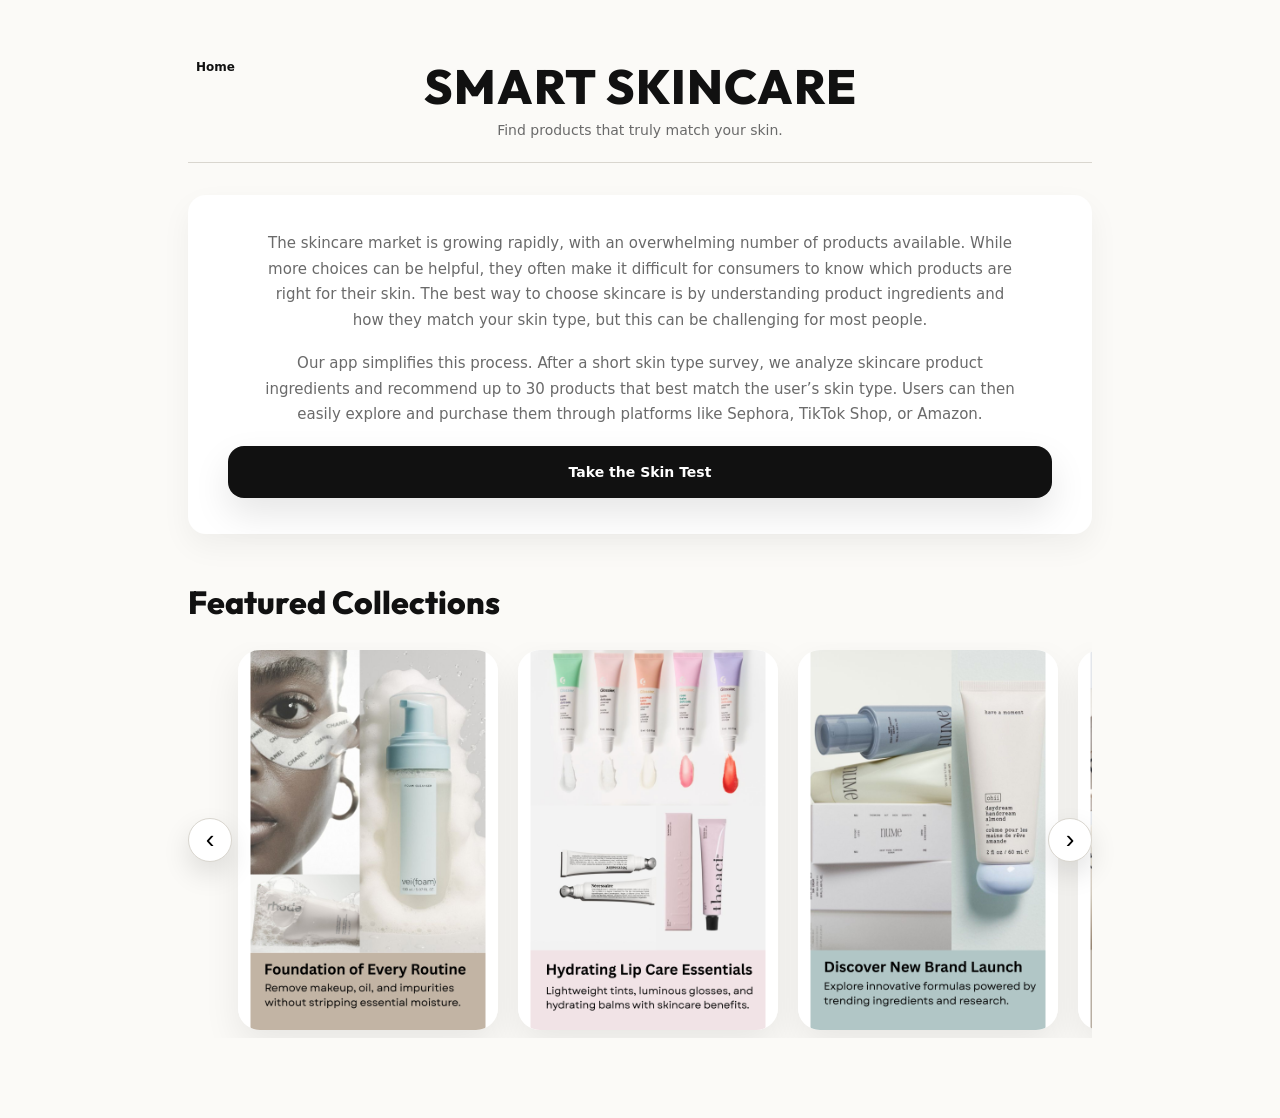
<file: index.html>
<!DOCTYPE html>
<html lang="en">
<head>
  <meta charset="UTF-8" />
  <meta http-equiv="refresh" content="0; url=smart_skincare/templates/index.html" />
  <title>Smart Skincare</title>
  <script>window.location.href = "smart_skincare/templates/index.html";</script>
</head>
<body>
  <p>Redirecting to <a href="smart_skincare/templates/index.html">Smart Skincare</a>...</p>
</body>
</html>
</file>
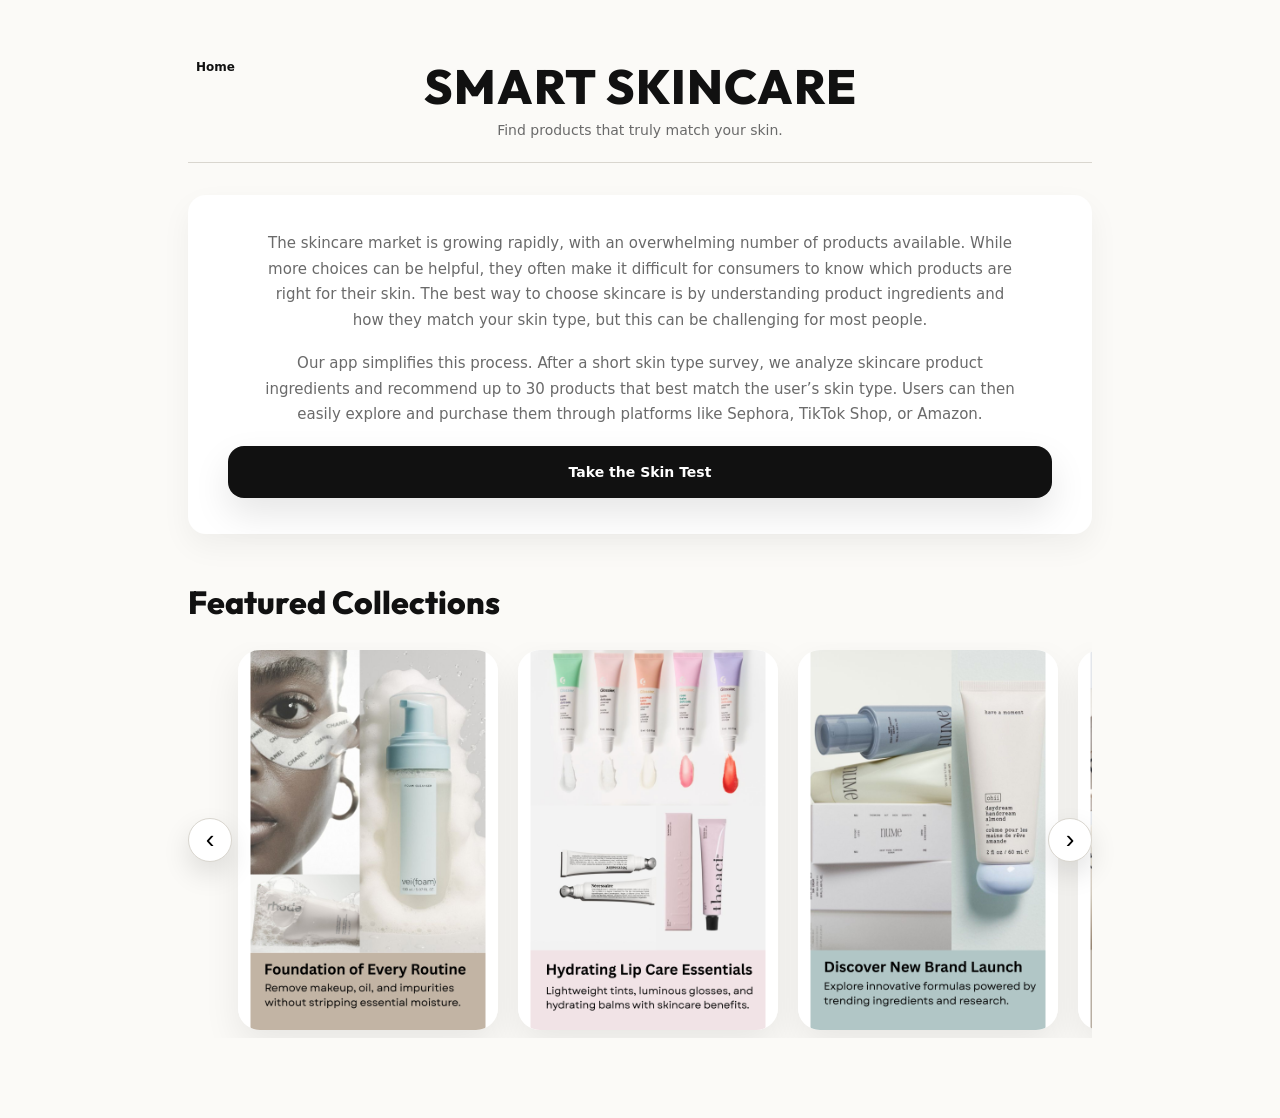
<file: templates/index.html>
<!doctype html>
<html lang="en">
<head>
  <meta charset="UTF-8" />
  <meta name="viewport" content="width=device-width, initial-scale=1.0" />
  <title>Smart Skincare - Home</title>

  <link href="https://fonts.googleapis.com/css2?family=Playfair+Display:wght@600;700;800&family=Outfit:wght@400;600;700;800&display=swap" rel="stylesheet">
  <link rel="stylesheet" href="/static/styles.css" />
</head>

<body>
  <main class="page">

    <header class="topbar">
      <div class="nav-left">
        <a class="nav-link" href="index.html">Home</a>
      </div>

      <div class="brand-block">
        <h1 class="brand-title">SMART SKINCARE</h1>
        <p class="brand-subtitle">Find products that truly match your skin.</p>
      </div>
    </header>

    <hr class="divider" />

    <section class="home-cta">
      <p class="home-cta-text">
        The skincare market is growing rapidly, with an overwhelming number of products available. 
        While more choices can be helpful, they often make it difficult for consumers to know which 
        products are right for their skin. The best way to choose skincare is by understanding product 
        ingredients and how they match your skin type, but this can be challenging for most people.
      </p>

      <p class="home-cta-text">
        Our app simplifies this process. After a short skin type survey, we analyze skincare product 
        ingredients and recommend up to 30 products that best match the user’s skin type. Users can 
        then easily explore and purchase them through platforms like Sephora, TikTok Shop, or Amazon.
      </p>

      <a class="home-cta-btn" href="skintest.html">
        Take the Skin Test
      </a>
    </section>

    <section>
      <h2 class="section-title">Featured Collections</h2>

      <div class="carousel">
        <button class="carousel-btn left" id="scrollLeft">‹</button>

        <div class="h-scroll" id="featuredScroll">

          <a class="tile" href="cleanser.html">
            <div class="tile-media">
              <img class="tile-img" src="/static/Emily_Image_Icons/Facewash_Homepage.png" alt="">
            </div>
          </a>

          <a class="tile" href="lipcare.html">
            <div class="tile-media">
              <img class="tile-img" src="/static/Emily_Image_Icons/Lipbalm_Homepage.png" alt="">
            </div>
          </a>

          <a class="tile" href="newbrand.html">
            <div class="tile-media">
              <img class="tile-img" src="/static/Emily_Image_Icons/NewSkincare_Homepage.png" alt="">
            </div>
          </a>

          <a class="tile" href="skintest.html">
            <div class="tile-media">
              <img class="tile-img" src="/static/Emily_Image_Icons/Skincare_Homepage.png" alt="">
            </div>
          </a>

        </div>

        <button class="carousel-btn right" id="scrollRight">›</button>
      </div>
    </section>

  </main>

  <script>
    const scroller = document.getElementById("featuredScroll");
    const leftBtn = document.getElementById("scrollLeft");
    const rightBtn = document.getElementById("scrollRight");

    function scrollAmount() {
      return Math.round(scroller.clientWidth * 0.85);
    }

    leftBtn.addEventListener("click", () => {
      scroller.scrollBy({ left: -scrollAmount(), behavior: "smooth" });
    });

    rightBtn.addEventListener("click", () => {
      scroller.scrollBy({ left: scrollAmount(), behavior: "smooth" });
    });
  </script>

</body>
</html>
</file>
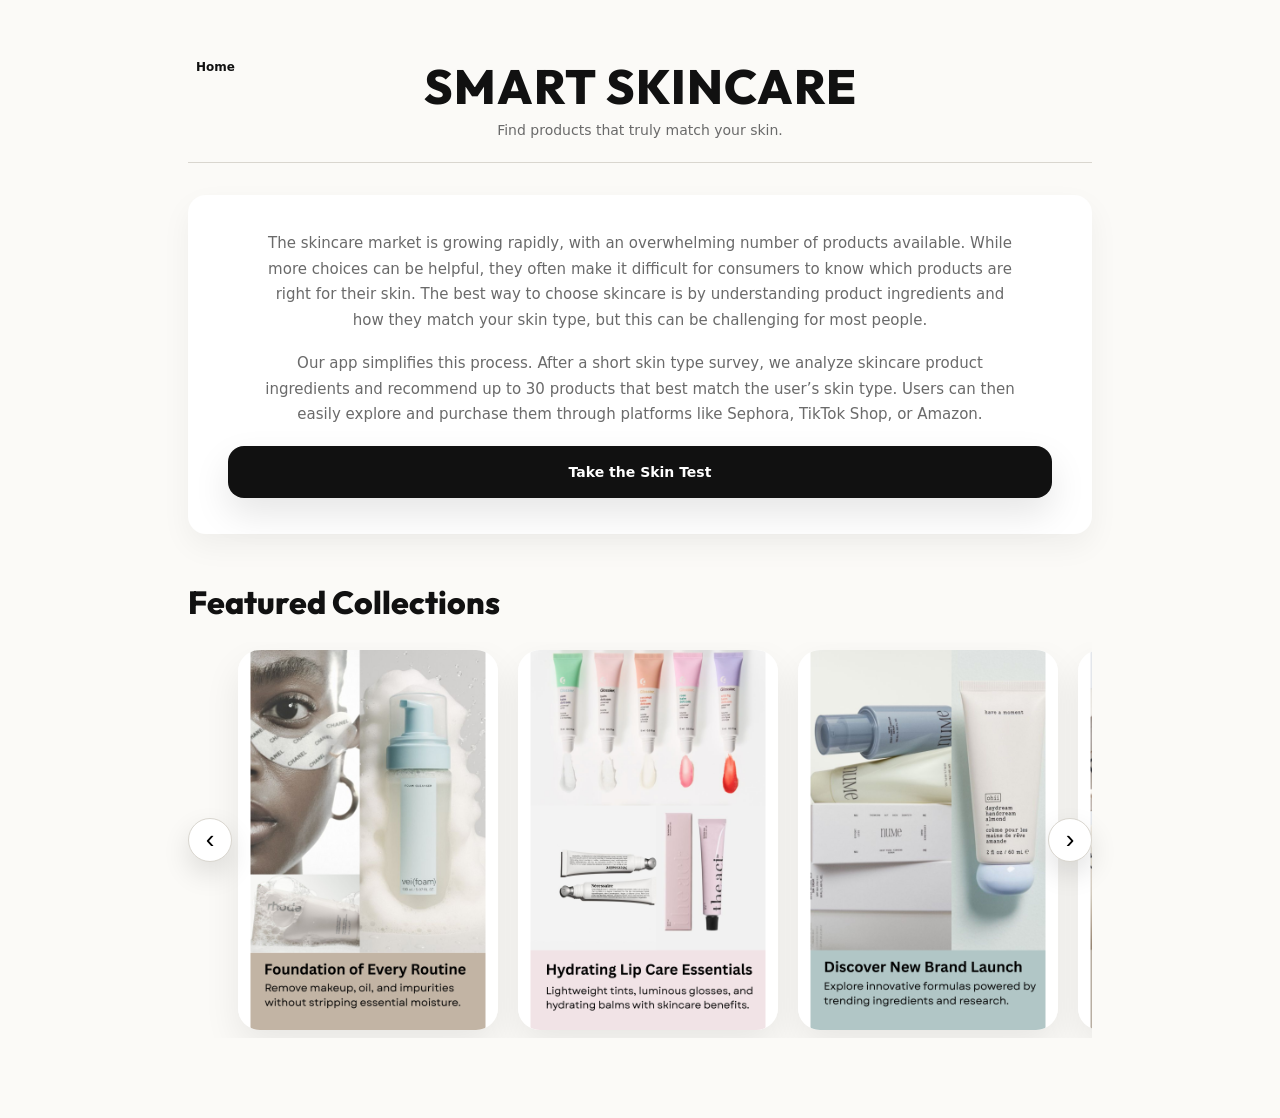
<file: smart_skincare/templates/index.html>
<!doctype html>
<html lang="en">
<head>
  <meta charset="UTF-8" />
  <meta name="viewport" content="width=device-width, initial-scale=1.0" />
  <title>Smart Skincare - Home</title>

  <link href="https://fonts.googleapis.com/css2?family=Playfair+Display:wght@600;700;800&family=Outfit:wght@400;600;700;800&display=swap" rel="stylesheet">
  <link rel="stylesheet" href="../static/styles.css" />
</head>

<body>
  <main class="page">

    <header class="topbar">
      <div class="nav-left">
        <a class="nav-link" href="index.html">Home</a>
      </div>

      <div class="brand-block">
        <h1 class="brand-title">SMART SKINCARE</h1>
        <p class="brand-subtitle">Find products that truly match your skin.</p>
      </div>
    </header>

    <hr class="divider" />

    <section class="home-cta">
      <p class="home-cta-text">
        The skincare market is growing rapidly, with an overwhelming number of products available. 
        While more choices can be helpful, they often make it difficult for consumers to know which 
        products are right for their skin. The best way to choose skincare is by understanding product 
        ingredients and how they match your skin type, but this can be challenging for most people.
      </p>

      <p class="home-cta-text">
        Our app simplifies this process. After a short skin type survey, we analyze skincare product 
        ingredients and recommend up to 30 products that best match the user’s skin type. Users can 
        then easily explore and purchase them through platforms like Sephora, TikTok Shop, or Amazon.
      </p>

      <a class="home-cta-btn" href="skintest.html">
        Take the Skin Test
      </a>
    </section>

    <section>
      <h2 class="section-title">Featured Collections</h2>

      <div class="carousel">
        <button class="carousel-btn left" id="scrollLeft">‹</button>

        <div class="h-scroll" id="featuredScroll">

          <a class="tile" href="cleanser.html">
            <div class="tile-media">
              <img class="tile-img" src="../static/Emily_Image_Icons/Facewash_Homepage.png" alt="">
            </div>
          </a>

          <a class="tile" href="lipcare.html">
            <div class="tile-media">
              <img class="tile-img" src="../static/Emily_Image_Icons/Lipbalm_Homepage.png" alt="">
            </div>
          </a>

          <a class="tile" href="newbrand.html">
            <div class="tile-media">
              <img class="tile-img" src="../static/Emily_Image_Icons/NewSkincare_Homepage.png" alt="">
            </div>
          </a>

          <a class="tile" href="skintest.html">
            <div class="tile-media">
              <img class="tile-img" src="../static/Emily_Image_Icons/Skincare_Homepage.png" alt="">
            </div>
          </a>

        </div>

        <button class="carousel-btn right" id="scrollRight">›</button>
      </div>
    </section>

  </main>

  <script>
    const scroller = document.getElementById("featuredScroll");
    const leftBtn = document.getElementById("scrollLeft");
    const rightBtn = document.getElementById("scrollRight");

    function scrollAmount() {
      return Math.round(scroller.clientWidth * 0.85);
    }

    leftBtn.addEventListener("click", () => {
      scroller.scrollBy({ left: -scrollAmount(), behavior: "smooth" });
    });

    rightBtn.addEventListener("click", () => {
      scroller.scrollBy({ left: scrollAmount(), behavior: "smooth" });
    });
  </script>

</body>
</html>
</file>
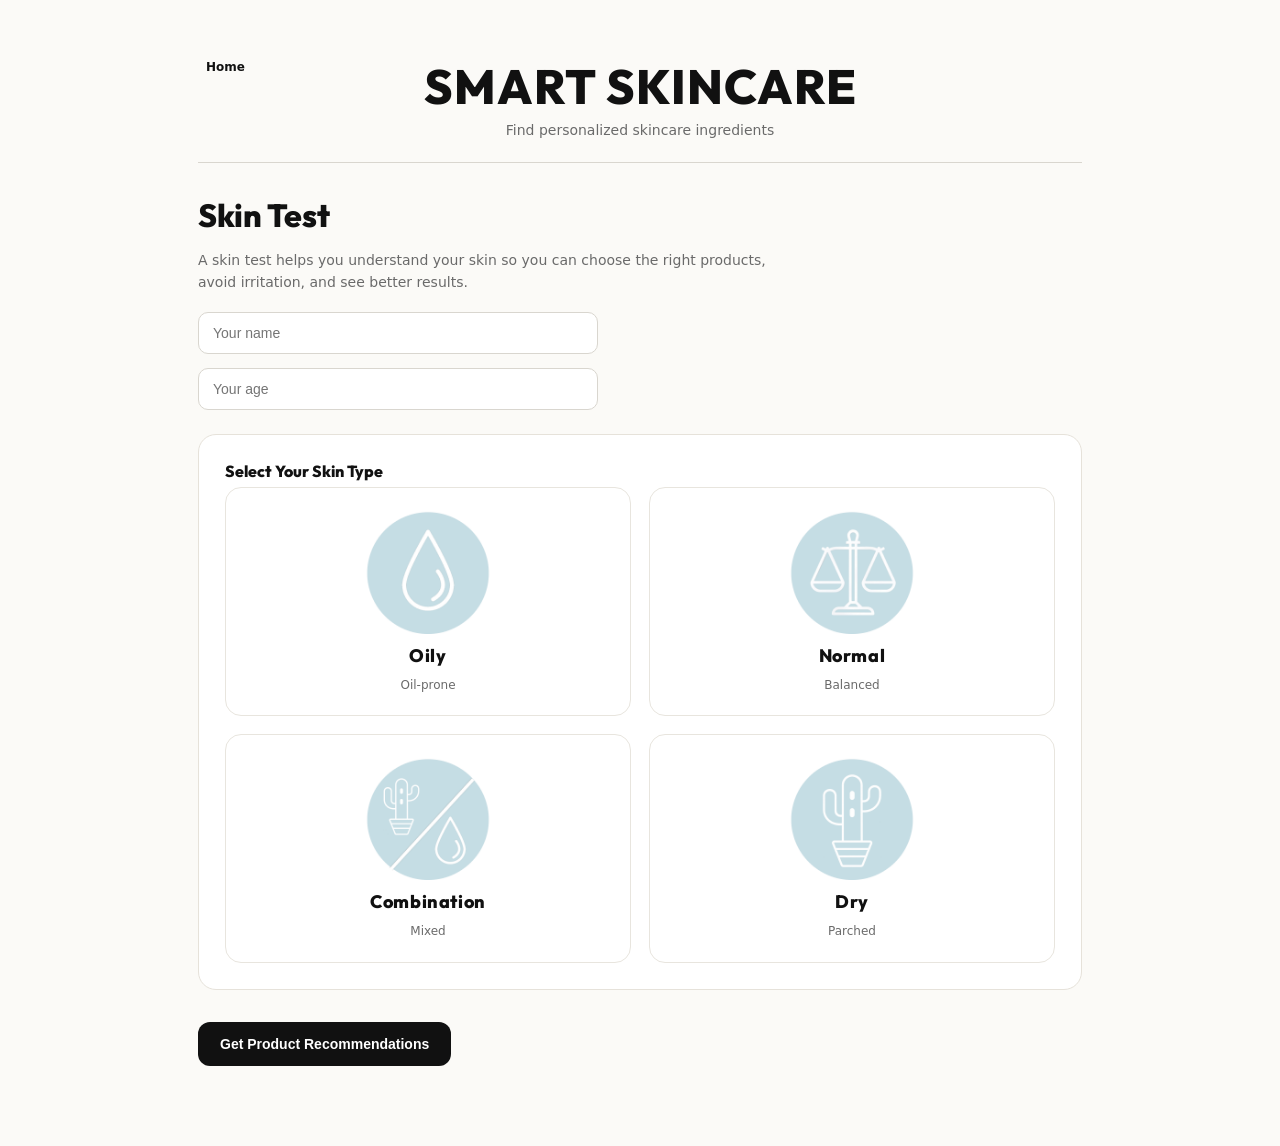
<file: skintest.html>
<!doctype html>
<html lang="en">
<head>
<meta charset="UTF-8">
<meta name="viewport" content="width=device-width, initial-scale=1.0">
<title>Smart Skincare - Skin Test</title>
<link href="https://fonts.googleapis.com/css2?family=Playfair+Display:wght@600;700;800&family=Outfit:wght@400;600;700;800&display=swap" rel="stylesheet">
<link rel="stylesheet" href="styles.css">
</head>

<body class="skin-test">
<main class="page">

<header class="topbar">
<div class="nav-left">
<a class="nav-link" href="index.html">Home</a>
</div>

<div class="brand-block">
<h1 class="brand-title">SMART SKINCARE</h1>
<p class="brand-subtitle">Find personalized skincare ingredients</p>
</div>
</header>

<hr class="divider">

<section>

<div class="skin-test-intro">
<h2 class="section-title">Skin Test</h2>
<p class="section-text">
A skin test helps you understand your skin so you can choose the right products,
avoid irritation, and see better results.
</p>
</div>

<form id="skinForm" action="recommendation.html" method="GET">

<!-- USER INFO -->
<div class="form-wrap">
<input class="input" name="firstName" type="text" placeholder="Your name" required>
<input class="input" name="age" type="number" placeholder="Your age" required>
</div>

<!-- STEP 1: SKIN TYPE -->
<section class="panel">
<h3 class="panel-title">Select Your Skin Type</h3>

<div class="skin-type-grid">

<input class="skin-check" type="radio" id="st-oily" name="skinType" value="Oily" required>
<label class="skin-card" for="st-oily">
<img class="skin-img" src="Emily_Image_Icons/Oily_Icon.png" alt="Oily skin">
<div class="skin-name">Oily</div>
<div class="skin-desc">Oil-prone</div>
</label>

<input class="skin-check" type="radio" id="st-normal" name="skinType" value="Normal">
<label class="skin-card" for="st-normal">
<img class="skin-img" src="Emily_Image_Icons/Normal_Icon.png" alt="Normal skin">
<div class="skin-name">Normal</div>
<div class="skin-desc">Balanced</div>
</label>

<input class="skin-check" type="radio" id="st-combo" name="skinType" value="Combination">
<label class="skin-card" for="st-combo">
<img class="skin-img" src="Emily_Image_Icons/Combo_Icon.png" alt="Combination skin">
<div class="skin-name">Combination</div>
<div class="skin-desc">Mixed</div>
</label>

<input class="skin-check" type="radio" id="st-dry" name="skinType" value="Dry">
<label class="skin-card" for="st-dry">
<img class="skin-img" src="Emily_Image_Icons/Dry_Icon.png" alt="Dry skin">
<div class="skin-name">Dry</div>
<div class="skin-desc">Parched</div>
</label>

</div>
</section>

<!-- STEP 2: INTENSITY -->
<section class="panel intensity-panel" id="intensityPanel">
<h3 class="panel-title">Select Intensity</h3>

<div class="intensity-grid">

<input type="radio" name="intensity" id="int-low" value="Low" hidden>
<label class="intensity-card" for="int-low">
<div class="icon">🌱</div>
<div class="title"><strong>Low</strong></div>
<div class="subtitle">Gentle</div>
</label>

<input type="radio" name="intensity" id="int-medium" value="Medium" hidden>
<label class="intensity-card" for="int-medium">
<div class="icon">🌿</div>
<div class="title"><strong>Medium</strong></div>
<div class="subtitle">Moderate</div>
</label>

<input type="radio" name="intensity" id="int-high" value="High" hidden>
<label class="intensity-card" for="int-high">
<div class="icon">🔥</div>
<div class="title"><strong>High</strong></div>
<div class="subtitle">Strong</div>
</label>

</div>
</section>

<!-- STEP 3: SKIN CONCERNS -->
<section class="panel" id="concernsPanel">
<h3 class="panel-title">Select Skin Concerns</h3>

<div class="concern-buttons">
<button type="button" class="chip" data-concern="Pigmentation">Pigmentation</button>
<button type="button" class="chip" data-concern="Sensitivity">Sensitivity</button>
<button type="button" class="chip" data-concern="Wrinkles">Wrinkles</button>
</div>

<input type="hidden" name="concerns" id="concernsValue">

</section>

<button class="submit" type="submit">
Get Product Recommendations
</button>

</form>
</section>

</main>

<script>

const form=document.getElementById("skinForm");
const intensityPanel=document.getElementById("intensityPanel");
const concernsPanel=document.getElementById("concernsPanel");
const chips=document.querySelectorAll(".chip");
const concernsValue=document.getElementById("concernsValue");

/* Hide steps until skin type selected */
intensityPanel.style.display="none";
concernsPanel.style.display="none";

form.addEventListener("change",(e)=>{
if(e.target.name==="skinType"){
intensityPanel.style.display="block";
concernsPanel.style.display="block";
}
});

/* Handle clickable concern buttons */
chips.forEach(chip=>{
chip.addEventListener("click",()=>{
chip.classList.toggle("selected");

const selectedConcerns=Array.from(chips)
.filter(c=>c.classList.contains("selected"))
.map(c=>c.dataset.concern);

concernsValue.value=selectedConcerns.join(",");
});
});

</script>

</body>
</html>
</file>
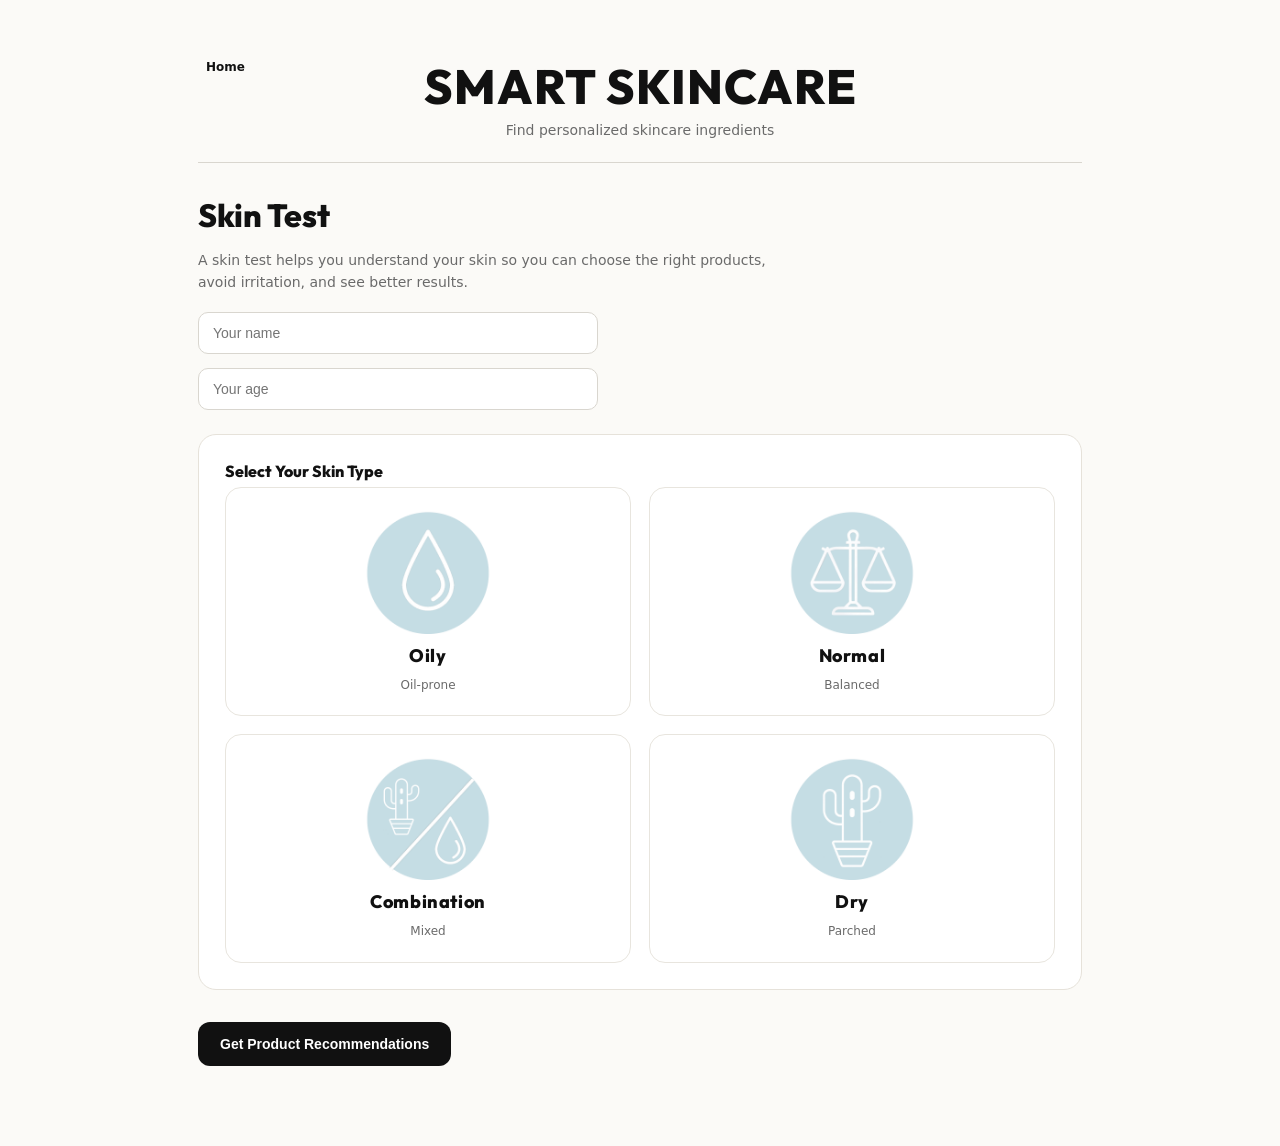
<file: templates/skintest.html>
<!doctype html>
<html lang="en">
<head>
<meta charset="UTF-8">
<meta name="viewport" content="width=device-width, initial-scale=1.0">
<title>Smart Skincare - Skin Test</title>
<link href="https://fonts.googleapis.com/css2?family=Playfair+Display:wght@600;700;800&family=Outfit:wght@400;600;700;800&display=swap" rel="stylesheet">
<link rel="stylesheet" href="/static/styles.css">
</head>

<body class="skin-test">
<main class="page">

<header class="topbar">
<div class="nav-left">
<a class="nav-link" href="index.html">Home</a>
</div>

<div class="brand-block">
<h1 class="brand-title">SMART SKINCARE</h1>
<p class="brand-subtitle">Find personalized skincare ingredients</p>
</div>
</header>

<hr class="divider">

<section>

<div class="skin-test-intro">
<h2 class="section-title">Skin Test</h2>
<p class="section-text">
A skin test helps you understand your skin so you can choose the right products,
avoid irritation, and see better results.
</p>
</div>

<form id="skinForm" action="recommendation.html" method="GET">

<!-- USER INFO -->
<div class="form-wrap">
<input class="input" name="firstName" type="text" placeholder="Your name" required>
<input class="input" name="age" type="number" placeholder="Your age" required>
</div>

<!-- STEP 1: SKIN TYPE -->
<section class="panel">
<h3 class="panel-title">Select Your Skin Type</h3>

<div class="skin-type-grid">

<input class="skin-check" type="radio" id="st-oily" name="skinType" value="Oily" required>
<label class="skin-card" for="st-oily">
<img class="skin-img" src="/static/Emily_Image_Icons/Oily_Icon.png" alt="Oily skin">
<div class="skin-name">Oily</div>
<div class="skin-desc">Oil-prone</div>
</label>

<input class="skin-check" type="radio" id="st-normal" name="skinType" value="Normal">
<label class="skin-card" for="st-normal">
<img class="skin-img" src="/static/Emily_Image_Icons/Normal_Icon.png" alt="Normal skin">
<div class="skin-name">Normal</div>
<div class="skin-desc">Balanced</div>
</label>

<input class="skin-check" type="radio" id="st-combo" name="skinType" value="Combination">
<label class="skin-card" for="st-combo">
<img class="skin-img" src="/static/Emily_Image_Icons/Combo_Icon.png" alt="Combination skin">
<div class="skin-name">Combination</div>
<div class="skin-desc">Mixed</div>
</label>

<input class="skin-check" type="radio" id="st-dry" name="skinType" value="Dry">
<label class="skin-card" for="st-dry">
<img class="skin-img" src="/static/Emily_Image_Icons/Dry_Icon.png" alt="Dry skin">
<div class="skin-name">Dry</div>
<div class="skin-desc">Parched</div>
</label>

</div>
</section>

<!-- STEP 2: INTENSITY -->
<section class="panel intensity-panel" id="intensityPanel">
<h3 class="panel-title">Select Intensity</h3>

<div class="intensity-grid">

<input type="radio" name="intensity" id="int-low" value="Low" hidden>
<label class="intensity-card" for="int-low">
<div class="icon">🌱</div>
<div class="title"><strong>Low</strong></div>
<div class="subtitle">Gentle</div>
</label>

<input type="radio" name="intensity" id="int-medium" value="Medium" hidden>
<label class="intensity-card" for="int-medium">
<div class="icon">🌿</div>
<div class="title"><strong>Medium</strong></div>
<div class="subtitle">Moderate</div>
</label>

<input type="radio" name="intensity" id="int-high" value="High" hidden>
<label class="intensity-card" for="int-high">
<div class="icon">🔥</div>
<div class="title"><strong>High</strong></div>
<div class="subtitle">Strong</div>
</label>

</div>
</section>

<!-- STEP 3: SKIN CONCERNS -->
<section class="panel" id="concernsPanel">
<h3 class="panel-title">Select Skin Concerns</h3>

<div class="concern-buttons">
<button type="button" class="chip" data-concern="Pigmentation">Pigmentation</button>
<button type="button" class="chip" data-concern="Sensitivity">Sensitivity</button>
<button type="button" class="chip" data-concern="Wrinkles">Wrinkles</button>
</div>

<input type="hidden" name="concerns" id="concernsValue">

</section>

<button class="submit" type="submit">
Get Product Recommendations
</button>

</form>
</section>

</main>

<script>

const form=document.getElementById("skinForm");
const intensityPanel=document.getElementById("intensityPanel");
const concernsPanel=document.getElementById("concernsPanel");
const chips=document.querySelectorAll(".chip");
const concernsValue=document.getElementById("concernsValue");

/* Hide steps until skin type selected */
intensityPanel.style.display="none";
concernsPanel.style.display="none";

form.addEventListener("change",(e)=>{
if(e.target.name==="skinType"){
intensityPanel.style.display="block";
concernsPanel.style.display="block";
}
});

/* Handle clickable concern buttons */
chips.forEach(chip=>{
chip.addEventListener("click",()=>{
chip.classList.toggle("selected");

const selectedConcerns=Array.from(chips)
.filter(c=>c.classList.contains("selected"))
.map(c=>c.dataset.concern);

concernsValue.value=selectedConcerns.join(",");
});
});

</script>

</body>
</html>
</file>
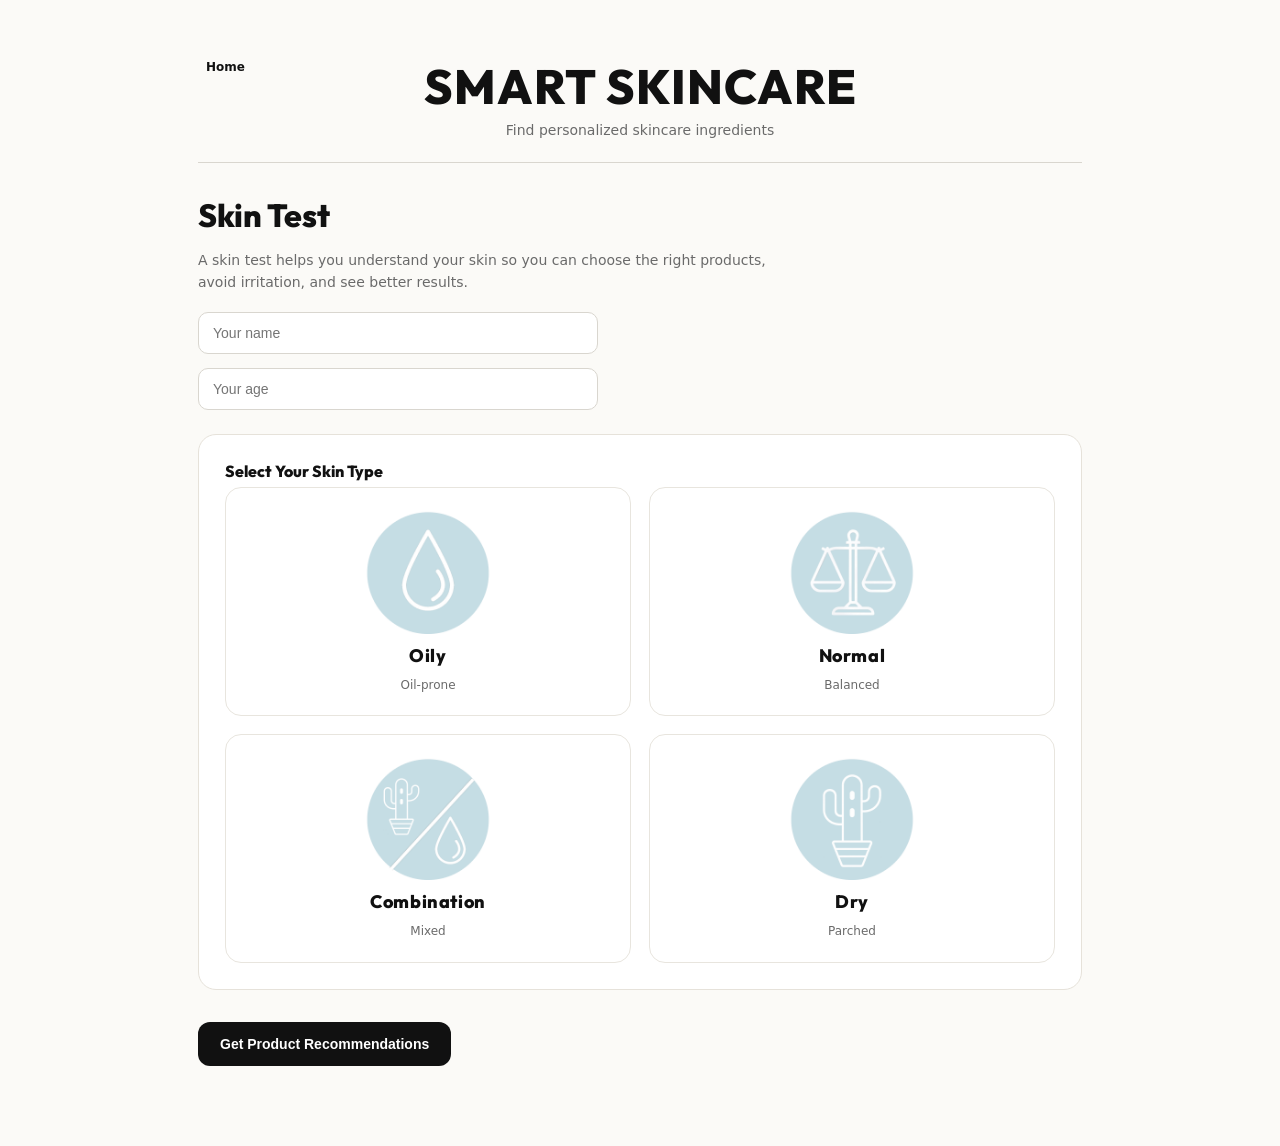
<file: smart_skincare/templates/skintest.html>
<!doctype html>
<html lang="en">
<head>
<meta charset="UTF-8">
<meta name="viewport" content="width=device-width, initial-scale=1.0">
<title>Smart Skincare - Skin Test</title>
<link href="https://fonts.googleapis.com/css2?family=Playfair+Display:wght@600;700;800&family=Outfit:wght@400;600;700;800&display=swap" rel="stylesheet">
<link rel="stylesheet" href="../static/styles.css">
</head>

<body class="skin-test">
<main class="page">

<header class="topbar">
<div class="nav-left">
<a class="nav-link" href="index.html">Home</a>
</div>

<div class="brand-block">
<h1 class="brand-title">SMART SKINCARE</h1>
<p class="brand-subtitle">Find personalized skincare ingredients</p>
</div>
</header>

<hr class="divider">

<section>

<div class="skin-test-intro">
<h2 class="section-title">Skin Test</h2>
<p class="section-text">
A skin test helps you understand your skin so you can choose the right products,
avoid irritation, and see better results.
</p>
</div>

<form id="skinForm" action="recommendation.html" method="GET">

<!-- USER INFO -->
<div class="form-wrap">
<input class="input" name="firstName" type="text" placeholder="Your name" required>
<input class="input" name="age" type="number" placeholder="Your age" required>
</div>

<!-- STEP 1: SKIN TYPE -->
<section class="panel">
<h3 class="panel-title">Select Your Skin Type</h3>

<div class="skin-type-grid">

<input class="skin-check" type="radio" id="st-oily" name="skinType" value="Oily" required>
<label class="skin-card" for="st-oily">
<img class="skin-img" src="../static/Emily_Image_Icons/Oily_Icon.png" alt="Oily skin">
<div class="skin-name">Oily</div>
<div class="skin-desc">Oil-prone</div>
</label>

<input class="skin-check" type="radio" id="st-normal" name="skinType" value="Normal">
<label class="skin-card" for="st-normal">
<img class="skin-img" src="../static/Emily_Image_Icons/Normal_Icon.png" alt="Normal skin">
<div class="skin-name">Normal</div>
<div class="skin-desc">Balanced</div>
</label>

<input class="skin-check" type="radio" id="st-combo" name="skinType" value="Combination">
<label class="skin-card" for="st-combo">
<img class="skin-img" src="../static/Emily_Image_Icons/Combo_Icon.png" alt="Combination skin">
<div class="skin-name">Combination</div>
<div class="skin-desc">Mixed</div>
</label>

<input class="skin-check" type="radio" id="st-dry" name="skinType" value="Dry">
<label class="skin-card" for="st-dry">
<img class="skin-img" src="../static/Emily_Image_Icons/Dry_Icon.png" alt="Dry skin">
<div class="skin-name">Dry</div>
<div class="skin-desc">Parched</div>
</label>

</div>
</section>

<!-- STEP 2: INTENSITY -->
<section class="panel intensity-panel" id="intensityPanel">
<h3 class="panel-title">Select Intensity</h3>

<div class="intensity-grid">

<input type="radio" name="intensity" id="int-low" value="Low" hidden>
<label class="intensity-card" for="int-low">
<div class="icon">🌱</div>
<div class="title"><strong>Low</strong></div>
<div class="subtitle">Gentle</div>
</label>

<input type="radio" name="intensity" id="int-medium" value="Medium" hidden>
<label class="intensity-card" for="int-medium">
<div class="icon">🌿</div>
<div class="title"><strong>Medium</strong></div>
<div class="subtitle">Moderate</div>
</label>

<input type="radio" name="intensity" id="int-high" value="High" hidden>
<label class="intensity-card" for="int-high">
<div class="icon">🔥</div>
<div class="title"><strong>High</strong></div>
<div class="subtitle">Strong</div>
</label>

</div>
</section>

<!-- STEP 3: SKIN CONCERNS -->
<section class="panel" id="concernsPanel">
<h3 class="panel-title">Select Skin Concerns</h3>

<div class="concern-buttons">
<button type="button" class="chip" data-concern="Pigmentation">Pigmentation</button>
<button type="button" class="chip" data-concern="Sensitivity">Sensitivity</button>
<button type="button" class="chip" data-concern="Wrinkles">Wrinkles</button>
</div>

<input type="hidden" name="concerns" id="concernsValue">

</section>

<button class="submit" type="submit">
Get Product Recommendations
</button>

</form>
</section>

</main>

<script>

const form=document.getElementById("skinForm");
const intensityPanel=document.getElementById("intensityPanel");
const concernsPanel=document.getElementById("concernsPanel");
const chips=document.querySelectorAll(".chip");
const concernsValue=document.getElementById("concernsValue");

/* Hide steps until skin type selected */
intensityPanel.style.display="none";
concernsPanel.style.display="none";

form.addEventListener("change",(e)=>{
if(e.target.name==="skinType"){
intensityPanel.style.display="block";
concernsPanel.style.display="block";
}
});

/* Handle clickable concern buttons */
chips.forEach(chip=>{
chip.addEventListener("click",()=>{
chip.classList.toggle("selected");

const selectedConcerns=Array.from(chips)
.filter(c=>c.classList.contains("selected"))
.map(c=>c.dataset.concern);

concernsValue.value=selectedConcerns.join(",");
});
});

</script>

</body>
</html>
</file>
<file: static/styles.css>
:root{
  --bg:#fbfaf7;
  --text:#111;
  --muted:#6a6a6a;
  --line:#d9d6cf;
  --card:#ffffff;

  --font-body: ui-sans-serif, system-ui, -apple-system, Segoe UI, Roboto, Arial, sans-serif;
  --font-display: 'Playfair Display', serif;
}

*{
  box-sizing:border-box;
}

body{
  margin:0;
  font-family:var(--font-body);
  background:var(--bg);
  color:var(--text);
}

/* LAYOUT */
.page{
  max-width:1000px;
  margin:0 auto;
  padding:56px 48px 80px;
}

/* HEADER */
.topbar{
  position:relative;
  display:flex;
  justify-content:center;
  align-items:center;
}

.nav-left{
  position:absolute;
  left:0;
  top:0;
}

.nav-link{
  font-size:12px;
  font-weight:700;
  text-decoration:none;
  color:var(--text);
  padding:6px 8px;
  border-radius:8px;
}

.nav-link:hover{
  background:rgba(0,0,0,0.05);
}

/* Brand */
.brand-title{
  margin:0;
  font-family:'Outfit', sans-serif;
  font-size:48px;
  font-weight:800;
  letter-spacing:1px;
  text-align:center;
}

.brand-subtitle{
  margin:6px 0 0;
  font-size:14px;
  color:var(--muted);
  text-align:center;
}

/* Divider */
.divider{
  border:none;
  border-top:1px solid var(--line);
  margin:24px 0 32px;
}

/* SECTION */
.section-title{
  font-family:'Outfit', sans-serif;
  font-size:32px;
  font-weight:800;
  margin:0 0 12px;
}

.section-text{
  font-size:14px;
  color:var(--muted);
  line-height:1.6;
  max-width:600px;
  margin-bottom:18px;
}

/* FORM */
.form-wrap{
  display:flex;
  flex-direction:column;
  gap:14px;
  max-width:400px;
  margin-bottom:24px;
}

.input{
  border:1px solid var(--line);
  border-radius:10px;
  padding:12px 14px;
  font-size:14px;
  background:#fff;
}

/* PANEL */
.panel{
  border:1px solid var(--line);
  border-radius:18px;
  background:var(--card);
  padding:24px;
  margin-top:24px;
}

.panel-title{
  font-family:'Outfit', sans-serif;
  font-size:16px;
  font-weight:800;
  margin:0 0 4px;
}

.panel-subtext{
  font-size:13px;
  color:var(--muted);
  margin-bottom:18px;
}

/* SKIN GRID */
.skin-type-grid{
  display:grid;
  grid-template-columns:repeat(2,1fr);
  gap:16px;
}

.skin-check{
  position:absolute;
  opacity:0;
  pointer-events:none;
}

.skin-card{
  border:1px solid var(--line);
  border-radius:18px;
  padding:16px;
  background:#fff;
  cursor:pointer;
  display:flex;
  flex-direction:column;
  align-items:center;
  text-align:center;
  gap:10px;
  transition:all 0.2s ease;
}

.skin-card:hover{
  transform:translateY(-4px);
  box-shadow:0 12px 30px rgba(0,0,0,0.06);
}

.skin-img{
  width:80%;
  height:auto;
}

.skin-name{
  font-family:'Outfit', sans-serif;
  font-weight:800;
  font-size:22px;
  letter-spacing:1px;
}

.skin-desc{
  font-size:14px;
  color:var(--muted);
  line-height:1.5;
  max-width:240px;
}

.skin-check:checked + .skin-card{
  border:2px solid #111;
  box-shadow:0 14px 40px rgba(0,0,0,0.1);
}

/* SKIN CONCERN GRID */
.concern-grid{
  display:grid;
  grid-template-columns:repeat(2,1fr);
  gap:16px;
}

/* SKIN CONCERNS */
.concern-buttons{
display:flex;
flex-wrap:wrap;
gap:12px;
margin-top:16px;
}

.chip{
border:1px solid var(--line);
background:#fff;
padding:10px 16px;
border-radius:999px;
font-size:13px;
font-weight:700;
cursor:pointer;
transition:all .2s ease;
}

.chip:hover{
transform:translateY(-1px);
box-shadow:0 6px 14px rgba(0,0,0,.05);
}

.chip.selected{
border:2px solid #111;
background:#111;
color:#fff;
}

/* hide checkbox */
.concern-check{
  position:absolute;
  opacity:0;
  pointer-events:none;
}

/* concern card */
.concern-card{
  border:1px solid var(--line);
  border-radius:18px;
  padding:18px;
  background:#fff;
  cursor:pointer;
  text-align:center;
  font-family:'Outfit',sans-serif;
  font-weight:700;
  transition:all 0.2s ease;
}

.concern-card:hover{
  transform:translateY(-2px);
  box-shadow:0 10px 22px rgba(0,0,0,0.05);
}

/* SELECTED CONCERN */
.concern-check:checked + .concern-card{
  border:2px solid #111;
  box-shadow:0 12px 26px rgba(0,0,0,0.08);
}

/* BUTTON */
.submit{
  margin-top:32px;
  border:none;
  border-radius:12px;
  padding:14px 22px;
  font-size:14px;
  font-weight:800;
  background:#111;
  color:#fff;
  cursor:pointer;
}

.submit:hover{
  opacity:0.9;
}

/* HOMEPAGE CAROUSEL */
.carousel{
  position:relative;
  margin-top:20px;
}

.h-scroll{
  display:flex;
  gap:20px;
  overflow-x:auto;
  scroll-behavior:smooth;
  padding:8px 50px;
}

.h-scroll::-webkit-scrollbar{
  display:none;
}

.h-scroll{
  scrollbar-width:none;
}

/* HOMEPAGE TILES */
.tile{
  flex:0 0 auto;
  width:260px;
  height:380px;
  border-radius:22px;
  overflow:hidden;
  background:var(--card);
  box-shadow:0 16px 36px rgba(0,0,0,0.08);
  transition:transform 0.2s ease;
  display:block;
  text-decoration:none;
}

.tile:hover{
  transform:translateY(-6px);
}

.tile-media{
  width:100%;
  height:100%;
  position:relative;
  background:white;
}

.tile-img{
  position:absolute;
  top:50%;
  left:50%;
  height:235px;
  width:auto;
  transform:translate(-50%, -50%) rotate(-90deg);
}

/* Arrow buttons */
.carousel-btn{
  position:absolute;
  top:50%;
  transform:translateY(-50%);
  width:44px;
  height:44px;
  border-radius:999px;
  border:1px solid var(--line);
  background:#fff;
  font-size:26px;
  display:grid;
  place-items:center;
  cursor:pointer;
  box-shadow:0 12px 28px rgba(0,0,0,0.12);
  z-index:2;
}

.carousel-btn.left{
  left:0;
}

.carousel-btn.right{
  right:0;
}

.carousel-btn:hover{
  transform:translateY(-50%) scale(1.05);
}

body.skin-test .page{
  max-width:980px;
}

body.skin-test .panel{
  padding:26px;
  border-radius:18px;
  background:#fff;
  border:1px solid #e6e2da;
}

body.skin-test .panel-title{
  font-size:16px;
  margin-bottom:6px;
}

body.skin-test .panel-subtext{
  margin-top:0;
  margin-bottom:18px;
  font-size:12px;
}

body.skin-test .skin-type-grid{
  gap:18px;
}

body.skin-test .skin-card{
  border:1px solid #e8e5de;
  border-radius:16px;
  padding:22px 18px;
  box-shadow:none;
  transform:none;
}

body.skin-test .skin-card:hover{
  transform:none;
  box-shadow:0 10px 22px rgba(0,0,0,0.05);
}

body.skin-test .skin-img{
  width:72%;
  max-width:220px;
}

body.skin-test .skin-name{
  font-size:18px;
  letter-spacing:0.6px;
}

body.skin-test .skin-desc{
  font-size:12px;
  line-height:1.35;
}

body.skin-test .skin-check:checked + .skin-card{
  border:2px solid #111;
  box-shadow:0 12px 26px rgba(0,0,0,0.08);
}

/* HOMEPAGE CTA */
.home-cta-text{
  font-size:15px;
  color:var(--muted);
  line-height:1.7;
  max-width:760px;
  margin:0 auto 18px;
}

.home-cta{
  margin:24px 0 48px;
  padding:36px 40px;
  border-radius:18px;
  background:white;
  box-shadow:0 12px 30px rgba(0,0,0,0.05);
  text-align:center;
}

.home-cta-btn{
  display:block;
  width:100%;
  border-radius:16px;
  padding:18px 22px;
  font-size:14px;
  font-weight:800;
  background:#111;
  color:#fff;
  text-decoration:none;
  text-align:center;
  box-shadow:0 16px 36px rgba(0,0,0,0.10);
  transition:transform 0.2s ease, opacity 0.2s ease;
}

.home-cta-btn:hover{
  transform:translateY(-2px);
  opacity:0.92;
}


/* INTENSITY SECTION */

.intensity-grid{
  display:grid;
  grid-template-columns:repeat(3,1fr);
  gap:20px;
  margin-top:20px;
}

.intensity-card{
  background:#f6f6f6;
  border-radius:18px;
  padding:26px;
  text-align:center;
  cursor:pointer;
  transition:all .25s ease;
  border:2px solid transparent;
}

.intensity-card:hover{
  transform:translateY(-2px);
  box-shadow:0 6px 16px rgba(0,0,0,0.08);
}

/* SELECTED INTENSITY */
input[name="intensity"]:checked + .intensity-card{
  border:2px solid #111;
}

/* RECOMMENDATIONS GRID */
.recommendations-grid{
  display:grid;
  grid-template-columns:repeat(auto-fill,minmax(320px,1fr));
  gap:28px;
  margin-top:30px;
}

/* CARD */
.product-card{
  background:#fff;
  border-radius:20px;
  overflow:hidden;
  box-shadow:0 14px 40px rgba(0,0,0,0.08);
  transition:transform .2s ease;
}

.product-card:hover{
  transform:translateY(-6px);
}

/* TOP SECTION */
.product-top{
  background:linear-gradient(135deg,#f5dfe7,#d9d5ee);
  height:260px;
  display:flex;
  align-items:center;
  justify-content:center;
  position:relative;
}

/* PRODUCT IMAGE */
.product-image{
  background:white;
  display:flex;
  align-items:center;
  justify-content:center;
  height:100%;
  width:100%;
  padding:20px;
}

.product-image img{
  width:auto;
  height:auto;
  max-height:220px;
  max-width:220px;
  object-fit:contain;
  opacity:.9;
}

/* SCORE BADGE */
.score-badge{
  position:absolute;
  left:16px;
  top:16px;
  width:80px;
  height:80px;
  border-radius:50%;
  background:#bbb4b5;
  color:white;
  display:flex;
  align-items:center;
  justify-content:center;
  font-family:'Outfit',sans-serif;
  font-weight:800;
  font-size:26px;
  box-shadow:0 10px 20px rgba(239, 234, 234, 0.2);
}

/* INFO */
.product-info{
  padding:22px;
}

.brand-name{
  font-size:13px;
  color:#bbb4b5;
  font-weight:700;
  margin-bottom:6px;
}

.product-title{
  font-family:'Outfit',sans-serif;
  font-size:20px;
  margin:0 0 16px;
}

/* TAGS */
.ingredient-tags{
  display:flex;
  gap:12px;
  margin-bottom:18px;
  flex-wrap:wrap;
}

.tag{
  padding:8px 12px;
  border-radius:12px;
  font-size:13px;
  font-weight:600;
}

.tag.good{
  background:#e7f4ef;
  color:#1f7a62;
}

.tag.caution{
  background:#f6efe3;
  color:#b37a00;
}

.toggle-btn{
  cursor:pointer;
  border:none;
  background:#f4f4f4;
  padding:6px 10px;
  border-radius:20px;
  font-size:12px;
  margin-top:6px;
}

.ingredient-desc{
  margin-top:6px;
  font-size:12px;
  color:#555;
  line-height:1.4;
}

.hidden{
  display:none;
}

/* PRODUCT BUTTON */
.product-btn{
  display:block;
  text-align:center;
  padding:14px;
  border-radius:12px;
  background:#f3e5ea;
  color:#d81b60;
  text-decoration:none;
  font-weight:700;
}

.product-btn:hover{
  font-family:'Outfit',sans-serif;
  opacity:.85;
}

/* RESPONSIVE */
@media (max-width:720px){
  .page{
    padding:40px 18px 60px;
  }

  .skin-type-grid{
    grid-template-columns:1fr;
  }

  .intensity-grid{
    grid-template-columns:1fr;
  }

  .brand-title{
    font-size:40px;
  }

  .tile{
    width:220px;
    height:320px;
  }

  .h-scroll{
    padding:8px 40px;
  }
}
</file>
<file: smart_skincare/static/styles.css>
:root{
  --bg:#fbfaf7;
  --text:#111;
  --muted:#6a6a6a;
  --line:#d9d6cf;
  --card:#ffffff;

  --font-body: ui-sans-serif, system-ui, -apple-system, Segoe UI, Roboto, Arial, sans-serif;
  --font-display: 'Playfair Display', serif;
}

*{
  box-sizing:border-box;
}

body{
  margin:0;
  font-family:var(--font-body);
  background:var(--bg);
  color:var(--text);
}

/* LAYOUT */
.page{
  max-width:1000px;
  margin:0 auto;
  padding:56px 48px 80px;
}

/* HEADER */
.topbar{
  position:relative;
  display:flex;
  justify-content:center;
  align-items:center;
}

.nav-left{
  position:absolute;
  left:0;
  top:0;
}

.nav-link{
  font-size:12px;
  font-weight:700;
  text-decoration:none;
  color:var(--text);
  padding:6px 8px;
  border-radius:8px;
}

.nav-link:hover{
  background:rgba(0,0,0,0.05);
}

/* Brand */
.brand-title{
  margin:0;
  font-family:'Outfit', sans-serif;
  font-size:48px;
  font-weight:800;
  letter-spacing:1px;
  text-align:center;
}

.brand-subtitle{
  margin:6px 0 0;
  font-size:14px;
  color:var(--muted);
  text-align:center;
}

/* Divider */
.divider{
  border:none;
  border-top:1px solid var(--line);
  margin:24px 0 32px;
}

/* SECTION */
.section-title{
  font-family:'Outfit', sans-serif;
  font-size:32px;
  font-weight:800;
  margin:0 0 12px;
}

.section-text{
  font-size:14px;
  color:var(--muted);
  line-height:1.6;
  max-width:600px;
  margin-bottom:18px;
}

/* FORM */
.form-wrap{
  display:flex;
  flex-direction:column;
  gap:14px;
  max-width:400px;
  margin-bottom:24px;
}

.input{
  border:1px solid var(--line);
  border-radius:10px;
  padding:12px 14px;
  font-size:14px;
  background:#fff;
}

/* PANEL */
.panel{
  border:1px solid var(--line);
  border-radius:18px;
  background:var(--card);
  padding:24px;
  margin-top:24px;
}

.panel-title{
  font-family:'Outfit', sans-serif;
  font-size:16px;
  font-weight:800;
  margin:0 0 4px;
}

.panel-subtext{
  font-size:13px;
  color:var(--muted);
  margin-bottom:18px;
}

/* SKIN GRID */
.skin-type-grid{
  display:grid;
  grid-template-columns:repeat(2,1fr);
  gap:16px;
}

.skin-check{
  position:absolute;
  opacity:0;
  pointer-events:none;
}

.skin-card{
  border:1px solid var(--line);
  border-radius:18px;
  padding:16px;
  background:#fff;
  cursor:pointer;
  display:flex;
  flex-direction:column;
  align-items:center;
  text-align:center;
  gap:10px;
  transition:all 0.2s ease;
}

.skin-card:hover{
  transform:translateY(-4px);
  box-shadow:0 12px 30px rgba(0,0,0,0.06);
}

.skin-img{
  width:80%;
  height:auto;
}

.skin-name{
  font-family:'Outfit', sans-serif;
  font-weight:800;
  font-size:22px;
  letter-spacing:1px;
}

.skin-desc{
  font-size:14px;
  color:var(--muted);
  line-height:1.5;
  max-width:240px;
}

.skin-check:checked + .skin-card{
  border:2px solid #111;
  box-shadow:0 14px 40px rgba(0,0,0,0.1);
}

/* SKIN CONCERN GRID */
.concern-grid{
  display:grid;
  grid-template-columns:repeat(2,1fr);
  gap:16px;
}

/* SKIN CONCERNS */
.concern-buttons{
display:flex;
flex-wrap:wrap;
gap:12px;
margin-top:16px;
}

.chip{
border:1px solid var(--line);
background:#fff;
padding:10px 16px;
border-radius:999px;
font-size:13px;
font-weight:700;
cursor:pointer;
transition:all .2s ease;
}

.chip:hover{
transform:translateY(-1px);
box-shadow:0 6px 14px rgba(0,0,0,.05);
}

.chip.selected{
border:2px solid #111;
background:#111;
color:#fff;
}

/* hide checkbox */
.concern-check{
  position:absolute;
  opacity:0;
  pointer-events:none;
}

/* concern card */
.concern-card{
  border:1px solid var(--line);
  border-radius:18px;
  padding:18px;
  background:#fff;
  cursor:pointer;
  text-align:center;
  font-family:'Outfit',sans-serif;
  font-weight:700;
  transition:all 0.2s ease;
}

.concern-card:hover{
  transform:translateY(-2px);
  box-shadow:0 10px 22px rgba(0,0,0,0.05);
}

/* SELECTED CONCERN */
.concern-check:checked + .concern-card{
  border:2px solid #111;
  box-shadow:0 12px 26px rgba(0,0,0,0.08);
}

/* BUTTON */
.submit{
  margin-top:32px;
  border:none;
  border-radius:12px;
  padding:14px 22px;
  font-size:14px;
  font-weight:800;
  background:#111;
  color:#fff;
  cursor:pointer;
}

.submit:hover{
  opacity:0.9;
}

/* HOMEPAGE CAROUSEL */
.carousel{
  position:relative;
  margin-top:20px;
}

.h-scroll{
  display:flex;
  gap:20px;
  overflow-x:auto;
  scroll-behavior:smooth;
  padding:8px 50px;
}

.h-scroll::-webkit-scrollbar{
  display:none;
}

.h-scroll{
  scrollbar-width:none;
}

/* HOMEPAGE TILES */
.tile{
  flex:0 0 auto;
  width:260px;
  height:380px;
  border-radius:22px;
  overflow:hidden;
  background:var(--card);
  box-shadow:0 16px 36px rgba(0,0,0,0.08);
  transition:transform 0.2s ease;
  display:block;
  text-decoration:none;
}

.tile:hover{
  transform:translateY(-6px);
}

.tile-media{
  width:100%;
  height:100%;
  position:relative;
  background:white;
}

.tile-img{
  position:absolute;
  top:50%;
  left:50%;
  height:235px;
  width:auto;
  transform:translate(-50%, -50%) rotate(-90deg);
}

/* Arrow buttons */
.carousel-btn{
  position:absolute;
  top:50%;
  transform:translateY(-50%);
  width:44px;
  height:44px;
  border-radius:999px;
  border:1px solid var(--line);
  background:#fff;
  font-size:26px;
  display:grid;
  place-items:center;
  cursor:pointer;
  box-shadow:0 12px 28px rgba(0,0,0,0.12);
  z-index:2;
}

.carousel-btn.left{
  left:0;
}

.carousel-btn.right{
  right:0;
}

.carousel-btn:hover{
  transform:translateY(-50%) scale(1.05);
}

body.skin-test .page{
  max-width:980px;
}

body.skin-test .panel{
  padding:26px;
  border-radius:18px;
  background:#fff;
  border:1px solid #e6e2da;
}

body.skin-test .panel-title{
  font-size:16px;
  margin-bottom:6px;
}

body.skin-test .panel-subtext{
  margin-top:0;
  margin-bottom:18px;
  font-size:12px;
}

body.skin-test .skin-type-grid{
  gap:18px;
}

body.skin-test .skin-card{
  border:1px solid #e8e5de;
  border-radius:16px;
  padding:22px 18px;
  box-shadow:none;
  transform:none;
}

body.skin-test .skin-card:hover{
  transform:none;
  box-shadow:0 10px 22px rgba(0,0,0,0.05);
}

body.skin-test .skin-img{
  width:72%;
  max-width:220px;
}

body.skin-test .skin-name{
  font-size:18px;
  letter-spacing:0.6px;
}

body.skin-test .skin-desc{
  font-size:12px;
  line-height:1.35;
}

body.skin-test .skin-check:checked + .skin-card{
  border:2px solid #111;
  box-shadow:0 12px 26px rgba(0,0,0,0.08);
}

/* HOMEPAGE CTA */
.home-cta-text{
  font-size:15px;
  color:var(--muted);
  line-height:1.7;
  max-width:760px;
  margin:0 auto 18px;
}

.home-cta{
  margin:24px 0 48px;
  padding:36px 40px;
  border-radius:18px;
  background:white;
  box-shadow:0 12px 30px rgba(0,0,0,0.05);
  text-align:center;
}

.home-cta-btn{
  display:block;
  width:100%;
  border-radius:16px;
  padding:18px 22px;
  font-size:14px;
  font-weight:800;
  background:#111;
  color:#fff;
  text-decoration:none;
  text-align:center;
  box-shadow:0 16px 36px rgba(0,0,0,0.10);
  transition:transform 0.2s ease, opacity 0.2s ease;
}

.home-cta-btn:hover{
  transform:translateY(-2px);
  opacity:0.92;
}


/* INTENSITY SECTION */

.intensity-grid{
  display:grid;
  grid-template-columns:repeat(3,1fr);
  gap:20px;
  margin-top:20px;
}

.intensity-card{
  background:#f6f6f6;
  border-radius:18px;
  padding:26px;
  text-align:center;
  cursor:pointer;
  transition:all .25s ease;
  border:2px solid transparent;
}

.intensity-card:hover{
  transform:translateY(-2px);
  box-shadow:0 6px 16px rgba(0,0,0,0.08);
}

/* SELECTED INTENSITY */
input[name="intensity"]:checked + .intensity-card{
  border:2px solid #111;
}

/* RECOMMENDATIONS GRID */
.recommendations-grid{
  display:grid;
  grid-template-columns:repeat(auto-fill,minmax(320px,1fr));
  gap:28px;
  margin-top:30px;
}

.empty-message{
  grid-column:1/-1;
  padding:2rem;
  text-align:center;
  color:var(--muted, #666);
  font-size:15px;
}

.empty-message code{
  background:rgba(0,0,0,0.06);
  padding:2px 6px;
  border-radius:4px;
  font-size:13px;
}

/* CARD */
.product-card{
  background:#fff;
  border-radius:20px;
  overflow:hidden;
  box-shadow:0 14px 40px rgba(0,0,0,0.08);
  transition:transform .2s ease;
}

.product-card:hover{
  transform:translateY(-6px);
}

/* TOP SECTION */
.product-top{
  background:linear-gradient(135deg,#f5dfe7,#d9d5ee);
  height:260px;
  display:flex;
  align-items:center;
  justify-content:center;
  position:relative;
}

/* PRODUCT IMAGE */
.product-image{
  background:white;
  display:flex;
  align-items:center;
  justify-content:center;
  height:100%;
  width:100%;
  padding:20px;
}

.product-image img{
  width:auto;
  height:auto;
  max-height:220px;
  max-width:220px;
  object-fit:contain;
  opacity:.9;
}

/* SCORE BADGE */
.score-badge{
  position:absolute;
  left:16px;
  top:16px;
  width:80px;
  height:80px;
  border-radius:50%;
  background:#bbb4b5;
  color:white;
  display:flex;
  align-items:center;
  justify-content:center;
  font-family:'Outfit',sans-serif;
  font-weight:800;
  font-size:26px;
  box-shadow:0 10px 20px rgba(239, 234, 234, 0.2);
}

/* INFO */
.product-info{
  padding:22px;
}

.brand-name{
  font-size:13px;
  color:#bbb4b5;
  font-weight:700;
  margin-bottom:6px;
}

.product-title{
  font-family:'Outfit',sans-serif;
  font-size:20px;
  margin:0 0 16px;
}

/* TAGS */
.ingredient-tags{
  display:flex;
  gap:12px;
  margin-bottom:18px;
  flex-wrap:wrap;
}

.tag{
  padding:8px 12px;
  border-radius:12px;
  font-size:13px;
  font-weight:600;
}

.tag.good{
  background:#e7f4ef;
  color:#1f7a62;
}

.tag.caution{
  background:#f6efe3;
  color:#b37a00;
}

.toggle-btn{
  cursor:pointer;
  border:none;
  background:#f4f4f4;
  padding:6px 10px;
  border-radius:20px;
  font-size:12px;
  margin-top:6px;
}

.ingredient-desc{
  margin-top:6px;
  font-size:12px;
  color:#555;
  line-height:1.4;
}

.hidden{
  display:none;
}

/* PRODUCT BUTTON */
.product-btn{
  display:block;
  text-align:center;
  padding:14px;
  border-radius:12px;
  background:#f3e5ea;
  color:#d81b60;
  text-decoration:none;
  font-weight:700;
}

.product-btn:hover{
  font-family:'Outfit',sans-serif;
  opacity:.85;
}

/* RESPONSIVE */
@media (max-width:720px){
  .page{
    padding:40px 18px 60px;
  }

  .skin-type-grid{
    grid-template-columns:1fr;
  }

  .intensity-grid{
    grid-template-columns:1fr;
  }

  .brand-title{
    font-size:40px;
  }

  .tile{
    width:220px;
    height:320px;
  }

  .h-scroll{
    padding:8px 40px;
  }
}
</file>
<file: styles.css>
:root{
  --bg:#fbfaf7;
  --text:#111;
  --muted:#6a6a6a;
  --line:#d9d6cf;
  --card:#ffffff;

  --font-body: ui-sans-serif, system-ui, -apple-system, Segoe UI, Roboto, Arial, sans-serif;
  --font-display: 'Playfair Display', serif;
}

*{
  box-sizing:border-box;
}

body{
  margin:0;
  font-family:var(--font-body);
  background:var(--bg);
  color:var(--text);
}

/* LAYOUT */
.page{
  max-width:1000px;
  margin:0 auto;
  padding:56px 48px 80px;
}

/* HEADER */
.topbar{
  position:relative;
  display:flex;
  justify-content:center;
  align-items:center;
}

.nav-left{
  position:absolute;
  left:0;
  top:0;
}

.nav-link{
  font-size:12px;
  font-weight:700;
  text-decoration:none;
  color:var(--text);
  padding:6px 8px;
  border-radius:8px;
}

.nav-link:hover{
  background:rgba(0,0,0,0.05);
}

/* Brand */
.brand-title{
  margin:0;
  font-family:'Outfit', sans-serif;
  font-size:48px;
  font-weight:800;
  letter-spacing:1px;
  text-align:center;
}

.brand-subtitle{
  margin:6px 0 0;
  font-size:14px;
  color:var(--muted);
  text-align:center;
}

/* Divider */
.divider{
  border:none;
  border-top:1px solid var(--line);
  margin:24px 0 32px;
}

/* SECTION */
.section-title{
  font-family:'Outfit', sans-serif;
  font-size:32px;
  font-weight:800;
  margin:0 0 12px;
}

.section-text{
  font-size:14px;
  color:var(--muted);
  line-height:1.6;
  max-width:600px;
  margin-bottom:18px;
}

/* FORM */
.form-wrap{
  display:flex;
  flex-direction:column;
  gap:14px;
  max-width:400px;
  margin-bottom:24px;
}

.input{
  border:1px solid var(--line);
  border-radius:10px;
  padding:12px 14px;
  font-size:14px;
  background:#fff;
}

/* PANEL */
.panel{
  border:1px solid var(--line);
  border-radius:18px;
  background:var(--card);
  padding:24px;
  margin-top:24px;
}

.panel-title{
  font-family:'Outfit', sans-serif;
  font-size:16px;
  font-weight:800;
  margin:0 0 4px;
}

.panel-subtext{
  font-size:13px;
  color:var(--muted);
  margin-bottom:18px;
}

/* SKIN GRID */
.skin-type-grid{
  display:grid;
  grid-template-columns:repeat(2,1fr);
  gap:16px;
}

.skin-check{
  position:absolute;
  opacity:0;
  pointer-events:none;
}

.skin-card{
  border:1px solid var(--line);
  border-radius:18px;
  padding:16px;
  background:#fff;
  cursor:pointer;
  display:flex;
  flex-direction:column;
  align-items:center;
  text-align:center;
  gap:10px;
  transition:all 0.2s ease;
}

.skin-card:hover{
  transform:translateY(-4px);
  box-shadow:0 12px 30px rgba(0,0,0,0.06);
}

.skin-img{
  width:80%;
  height:auto;
}

.skin-name{
  font-family:'Outfit', sans-serif;
  font-weight:800;
  font-size:22px;
  letter-spacing:1px;
}

.skin-desc{
  font-size:14px;
  color:var(--muted);
  line-height:1.5;
  max-width:240px;
}

.skin-check:checked + .skin-card{
  border:2px solid #111;
  box-shadow:0 14px 40px rgba(0,0,0,0.1);
}

/* SKIN CONCERN GRID */
.concern-grid{
  display:grid;
  grid-template-columns:repeat(2,1fr);
  gap:16px;
}

/* SKIN CONCERNS */
.concern-buttons{
display:flex;
flex-wrap:wrap;
gap:12px;
margin-top:16px;
}

.chip{
border:1px solid var(--line);
background:#fff;
padding:10px 16px;
border-radius:999px;
font-size:13px;
font-weight:700;
cursor:pointer;
transition:all .2s ease;
}

.chip:hover{
transform:translateY(-1px);
box-shadow:0 6px 14px rgba(0,0,0,.05);
}

.chip.selected{
border:2px solid #111;
background:#111;
color:#fff;
}

/* hide checkbox */
.concern-check{
  position:absolute;
  opacity:0;
  pointer-events:none;
}

/* concern card */
.concern-card{
  border:1px solid var(--line);
  border-radius:18px;
  padding:18px;
  background:#fff;
  cursor:pointer;
  text-align:center;
  font-family:'Outfit',sans-serif;
  font-weight:700;
  transition:all 0.2s ease;
}

.concern-card:hover{
  transform:translateY(-2px);
  box-shadow:0 10px 22px rgba(0,0,0,0.05);
}

/* SELECTED CONCERN */
.concern-check:checked + .concern-card{
  border:2px solid #111;
  box-shadow:0 12px 26px rgba(0,0,0,0.08);
}

/* BUTTON */
.submit{
  margin-top:32px;
  border:none;
  border-radius:12px;
  padding:14px 22px;
  font-size:14px;
  font-weight:800;
  background:#111;
  color:#fff;
  cursor:pointer;
}

.submit:hover{
  opacity:0.9;
}

/* HOMEPAGE CAROUSEL */
.carousel{
  position:relative;
  margin-top:20px;
}

.h-scroll{
  display:flex;
  gap:20px;
  overflow-x:auto;
  scroll-behavior:smooth;
  padding:8px 50px;
}

.h-scroll::-webkit-scrollbar{
  display:none;
}

.h-scroll{
  scrollbar-width:none;
}

/* HOMEPAGE TILES */
.tile{
  flex:0 0 auto;
  width:260px;
  height:380px;
  border-radius:22px;
  overflow:hidden;
  background:var(--card);
  box-shadow:0 16px 36px rgba(0,0,0,0.08);
  transition:transform 0.2s ease;
  display:block;
  text-decoration:none;
}

.tile:hover{
  transform:translateY(-6px);
}

.tile-media{
  width:100%;
  height:100%;
  position:relative;
  background:white;
}

.tile-img{
  position:absolute;
  top:50%;
  left:50%;
  height:235px;
  width:auto;
  transform:translate(-50%, -50%) rotate(-90deg);
}

/* Arrow buttons */
.carousel-btn{
  position:absolute;
  top:50%;
  transform:translateY(-50%);
  width:44px;
  height:44px;
  border-radius:999px;
  border:1px solid var(--line);
  background:#fff;
  font-size:26px;
  display:grid;
  place-items:center;
  cursor:pointer;
  box-shadow:0 12px 28px rgba(0,0,0,0.12);
  z-index:2;
}

.carousel-btn.left{
  left:0;
}

.carousel-btn.right{
  right:0;
}

.carousel-btn:hover{
  transform:translateY(-50%) scale(1.05);
}

body.skin-test .page{
  max-width:980px;
}

body.skin-test .panel{
  padding:26px;
  border-radius:18px;
  background:#fff;
  border:1px solid #e6e2da;
}

body.skin-test .panel-title{
  font-size:16px;
  margin-bottom:6px;
}

body.skin-test .panel-subtext{
  margin-top:0;
  margin-bottom:18px;
  font-size:12px;
}

body.skin-test .skin-type-grid{
  gap:18px;
}

body.skin-test .skin-card{
  border:1px solid #e8e5de;
  border-radius:16px;
  padding:22px 18px;
  box-shadow:none;
  transform:none;
}

body.skin-test .skin-card:hover{
  transform:none;
  box-shadow:0 10px 22px rgba(0,0,0,0.05);
}

body.skin-test .skin-img{
  width:72%;
  max-width:220px;
}

body.skin-test .skin-name{
  font-size:18px;
  letter-spacing:0.6px;
}

body.skin-test .skin-desc{
  font-size:12px;
  line-height:1.35;
}

body.skin-test .skin-check:checked + .skin-card{
  border:2px solid #111;
  box-shadow:0 12px 26px rgba(0,0,0,0.08);
}

/* HOMEPAGE CTA */
.home-cta-text{
  font-size:15px;
  color:var(--muted);
  line-height:1.7;
  max-width:760px;
  margin:0 auto 18px;
}

.home-cta{
  margin:24px 0 48px;
  padding:36px 40px;
  border-radius:18px;
  background:white;
  box-shadow:0 12px 30px rgba(0,0,0,0.05);
  text-align:center;
}

.home-cta-btn{
  display:block;
  width:100%;
  border-radius:16px;
  padding:18px 22px;
  font-size:14px;
  font-weight:800;
  background:#111;
  color:#fff;
  text-decoration:none;
  text-align:center;
  box-shadow:0 16px 36px rgba(0,0,0,0.10);
  transition:transform 0.2s ease, opacity 0.2s ease;
}

.home-cta-btn:hover{
  transform:translateY(-2px);
  opacity:0.92;
}


/* INTENSITY SECTION */

.intensity-grid{
  display:grid;
  grid-template-columns:repeat(3,1fr);
  gap:20px;
  margin-top:20px;
}

.intensity-card{
  background:#f6f6f6;
  border-radius:18px;
  padding:26px;
  text-align:center;
  cursor:pointer;
  transition:all .25s ease;
  border:2px solid transparent;
}

.intensity-card:hover{
  transform:translateY(-2px);
  box-shadow:0 6px 16px rgba(0,0,0,0.08);
}

/* SELECTED INTENSITY */
input[name="intensity"]:checked + .intensity-card{
  border:2px solid #111;
}

/* RECOMMENDATIONS GRID */
.recommendations-grid{
  display:grid;
  grid-template-columns:repeat(auto-fill,minmax(320px,1fr));
  gap:28px;
  margin-top:30px;
}

/* CARD */
.product-card{
  background:#fff;
  border-radius:20px;
  overflow:hidden;
  box-shadow:0 14px 40px rgba(0,0,0,0.08);
  transition:transform .2s ease;
}

.product-card:hover{
  transform:translateY(-6px);
}

/* TOP SECTION */
.product-top{
  background:linear-gradient(135deg,#f5dfe7,#d9d5ee);
  height:260px;
  display:flex;
  align-items:center;
  justify-content:center;
  position:relative;
}

/* PRODUCT IMAGE */
.product-image{
  background:white;
  display:flex;
  align-items:center;
  justify-content:center;
  height:100%;
  width:100%;
  padding:20px;
}

.product-image img{
  width:auto;
  height:auto;
  max-height:220px;
  max-width:220px;
  object-fit:contain;
  opacity:.9;
}

/* SCORE BADGE */
.score-badge{
  position:absolute;
  left:16px;
  top:16px;
  width:80px;
  height:80px;
  border-radius:50%;
  background:#bbb4b5;
  color:white;
  display:flex;
  align-items:center;
  justify-content:center;
  font-family:'Outfit',sans-serif;
  font-weight:800;
  font-size:26px;
  box-shadow:0 10px 20px rgba(239, 234, 234, 0.2);
}

/* INFO */
.product-info{
  padding:22px;
}

.brand-name{
  font-size:13px;
  color:#bbb4b5;
  font-weight:700;
  margin-bottom:6px;
}

.product-title{
  font-family:'Outfit',sans-serif;
  font-size:20px;
  margin:0 0 16px;
}

/* TAGS */
.ingredient-tags{
  display:flex;
  gap:12px;
  margin-bottom:18px;
  flex-wrap:wrap;
}

.tag{
  padding:8px 12px;
  border-radius:12px;
  font-size:13px;
  font-weight:600;
}

.tag.good{
  background:#e7f4ef;
  color:#1f7a62;
}

.tag.caution{
  background:#f6efe3;
  color:#b37a00;
}

.toggle-btn{
  cursor:pointer;
  border:none;
  background:#f4f4f4;
  padding:6px 10px;
  border-radius:20px;
  font-size:12px;
  margin-top:6px;
}

.ingredient-desc{
  margin-top:6px;
  font-size:12px;
  color:#555;
  line-height:1.4;
}

.hidden{
  display:none;
}

/* PRODUCT BUTTON */
.product-btn{
  display:block;
  text-align:center;
  padding:14px;
  border-radius:12px;
  background:#f3e5ea;
  color:#d81b60;
  text-decoration:none;
  font-weight:700;
}

.product-btn:hover{
  font-family:'Outfit',sans-serif;
  opacity:.85;
}

/* RESPONSIVE */
@media (max-width:720px){
  .page{
    padding:40px 18px 60px;
  }

  .skin-type-grid{
    grid-template-columns:1fr;
  }

  .intensity-grid{
    grid-template-columns:1fr;
  }

  .brand-title{
    font-size:40px;
  }

  .tile{
    width:220px;
    height:320px;
  }

  .h-scroll{
    padding:8px 40px;
  }
}
</file>
